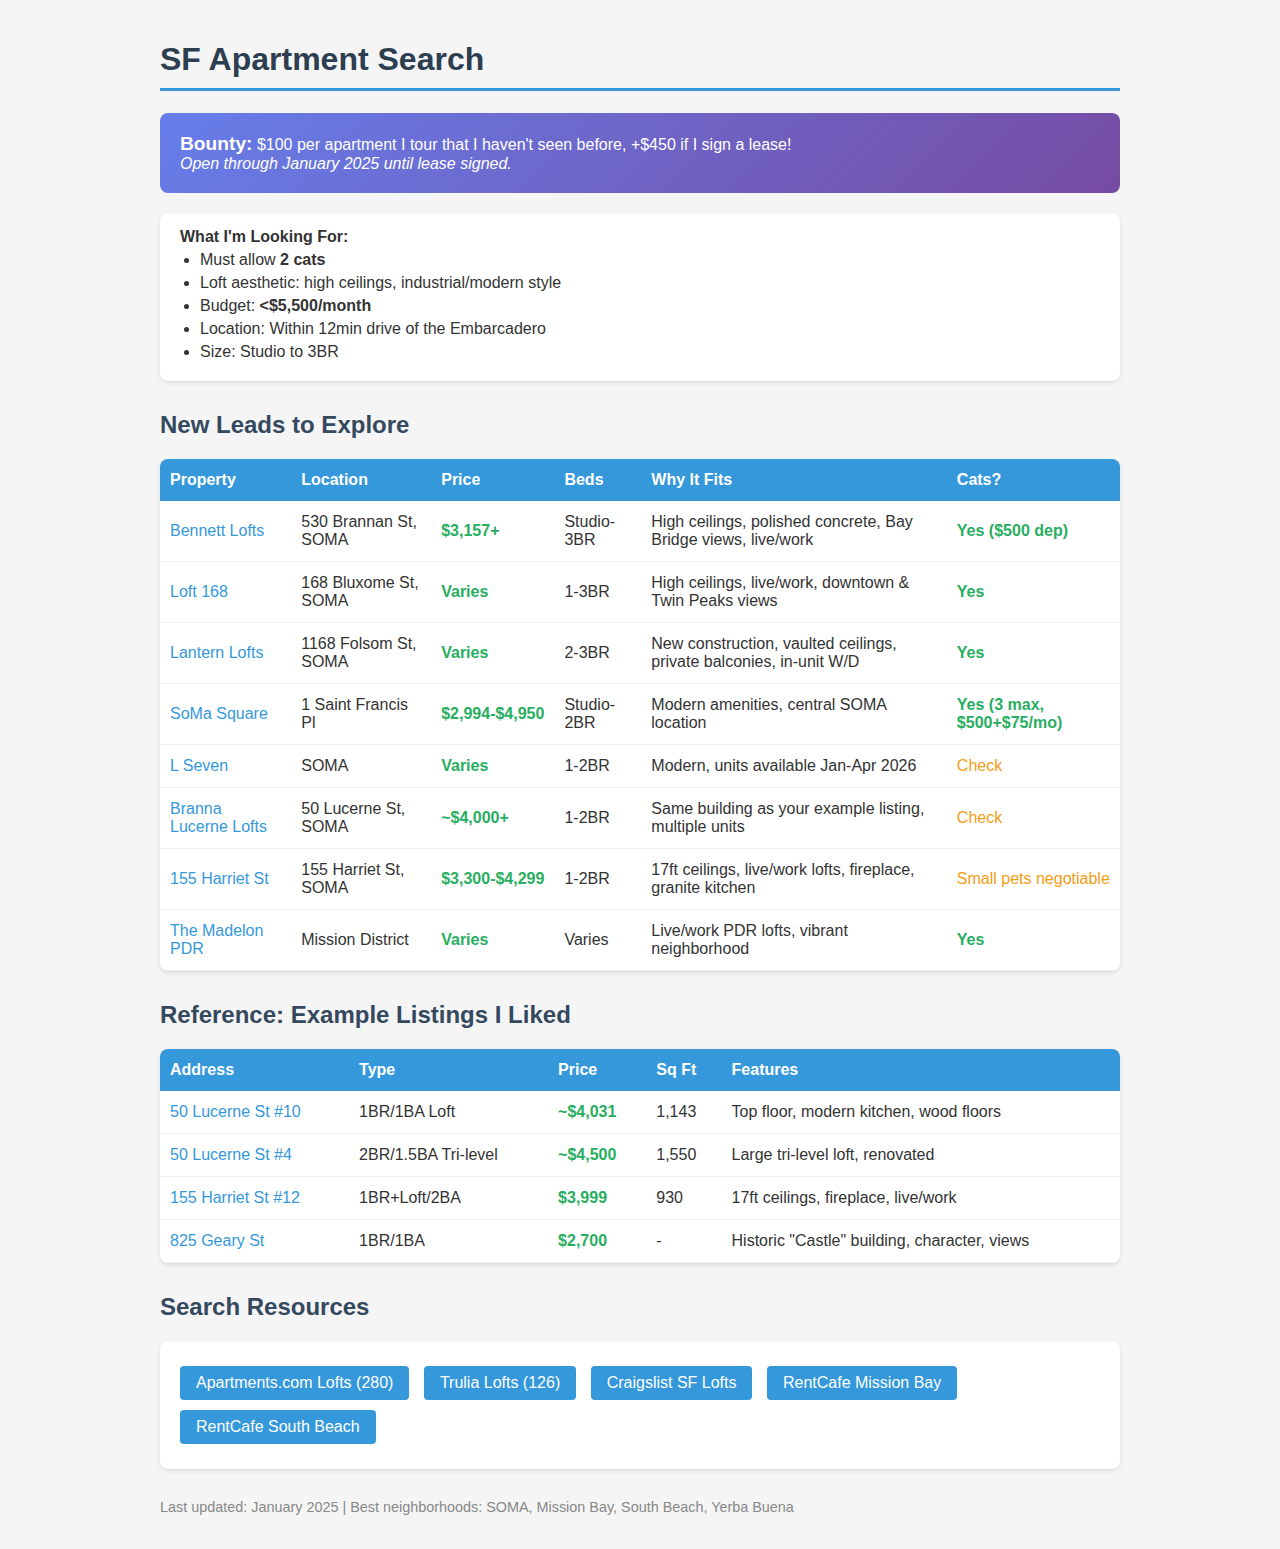
<file: index.html>
<!DOCTYPE html>
<html lang="en">
<head>
    <meta charset="UTF-8">
    <meta name="viewport" content="width=device-width, initial-scale=1.0">
    <title>SF Apartment Search - January 2025</title>
    <style>
        * { box-sizing: border-box; }
        body {
            font-family: -apple-system, BlinkMacSystemFont, 'Segoe UI', Roboto, sans-serif;
            max-width: 1000px;
            margin: 0 auto;
            padding: 20px;
            background: #f5f5f5;
            color: #333;
        }
        h1 { color: #2c3e50; border-bottom: 3px solid #3498db; padding-bottom: 10px; }
        h2 { color: #34495e; margin-top: 30px; }
        .criteria {
            background: #fff;
            padding: 15px 20px;
            border-radius: 8px;
            margin-bottom: 20px;
            box-shadow: 0 2px 4px rgba(0,0,0,0.1);
        }
        .criteria ul { margin: 0; padding-left: 20px; }
        .criteria li { margin: 5px 0; }
        table {
            width: 100%;
            border-collapse: collapse;
            background: #fff;
            border-radius: 8px;
            overflow: hidden;
            box-shadow: 0 2px 4px rgba(0,0,0,0.1);
            margin-bottom: 20px;
        }
        th {
            background: #3498db;
            color: white;
            padding: 12px 10px;
            text-align: left;
        }
        td {
            padding: 12px 10px;
            border-bottom: 1px solid #eee;
        }
        tr:hover { background: #f8f9fa; }
        a { color: #3498db; text-decoration: none; }
        a:hover { text-decoration: underline; }
        .price { font-weight: bold; color: #27ae60; }
        .cats-yes { color: #27ae60; font-weight: bold; }
        .cats-maybe { color: #f39c12; }
        .resources {
            background: #fff;
            padding: 20px;
            border-radius: 8px;
            box-shadow: 0 2px 4px rgba(0,0,0,0.1);
        }
        .resources a {
            display: inline-block;
            margin: 5px 10px 5px 0;
            padding: 8px 16px;
            background: #3498db;
            color: white;
            border-radius: 4px;
        }
        .resources a:hover { background: #2980b9; text-decoration: none; }
        .bounty {
            background: linear-gradient(135deg, #667eea 0%, #764ba2 100%);
            color: white;
            padding: 20px;
            border-radius: 8px;
            margin-bottom: 20px;
        }
        .bounty strong { font-size: 1.2em; }
    </style>
</head>
<body>
    <h1>SF Apartment Search</h1>

    <div class="bounty">
        <strong>Bounty:</strong> $100 per apartment I tour that I haven't seen before, +$450 if I sign a lease!<br>
        <em>Open through January 2025 until lease signed.</em>
    </div>

    <div class="criteria">
        <strong>What I'm Looking For:</strong>
        <ul>
            <li>Must allow <strong>2 cats</strong></li>
            <li>Loft aesthetic: high ceilings, industrial/modern style</li>
            <li>Budget: <strong>&lt;$5,500/month</strong></li>
            <li>Location: Within 12min drive of the Embarcadero</li>
            <li>Size: Studio to 3BR</li>
        </ul>
    </div>

    <h2>New Leads to Explore</h2>
    <table>
        <tr>
            <th>Property</th>
            <th>Location</th>
            <th>Price</th>
            <th>Beds</th>
            <th>Why It Fits</th>
            <th>Cats?</th>
        </tr>
        <tr>
            <td><a href="https://www.essexapartmenthomes.com/apartments/san-francisco/bennett-lofts" target="_blank">Bennett Lofts</a></td>
            <td>530 Brannan St, SOMA</td>
            <td class="price">$3,157+</td>
            <td>Studio-3BR</td>
            <td>High ceilings, polished concrete, Bay Bridge views, live/work</td>
            <td class="cats-yes">Yes ($500 dep)</td>
        </tr>
        <tr>
            <td><a href="https://www.zillow.com/apartments/san-francisco-ca/loft-168/CjjCZ6/" target="_blank">Loft 168</a></td>
            <td>168 Bluxome St, SOMA</td>
            <td class="price">Varies</td>
            <td>1-3BR</td>
            <td>High ceilings, live/work, downtown & Twin Peaks views</td>
            <td class="cats-yes">Yes</td>
        </tr>
        <tr>
            <td><a href="https://www.lanternlofts.com/" target="_blank">Lantern Lofts</a></td>
            <td>1168 Folsom St, SOMA</td>
            <td class="price">Varies</td>
            <td>2-3BR</td>
            <td>New construction, vaulted ceilings, private balconies, in-unit W/D</td>
            <td class="cats-yes">Yes</td>
        </tr>
        <tr>
            <td><a href="https://www.zillow.com/apartments/san-francisco-ca/soma-square/5Xj2Yr/" target="_blank">SoMa Square</a></td>
            <td>1 Saint Francis Pl</td>
            <td class="price">$2,994-$4,950</td>
            <td>Studio-2BR</td>
            <td>Modern amenities, central SOMA location</td>
            <td class="cats-yes">Yes (3 max, $500+$75/mo)</td>
        </tr>
        <tr>
            <td><a href="https://www.lsevensf.com/floorplans" target="_blank">L Seven</a></td>
            <td>SOMA</td>
            <td class="price">Varies</td>
            <td>1-2BR</td>
            <td>Modern, units available Jan-Apr 2026</td>
            <td class="cats-maybe">Check</td>
        </tr>
        <tr>
            <td><a href="https://www.apartments.com/branna-lucerne-lofts-san-francisco-ca/y4wwfbs/" target="_blank">Branna Lucerne Lofts</a></td>
            <td>50 Lucerne St, SOMA</td>
            <td class="price">~$4,000+</td>
            <td>1-2BR</td>
            <td>Same building as your example listing, multiple units</td>
            <td class="cats-maybe">Check</td>
        </tr>
        <tr>
            <td><a href="https://www.apartments.com/155-harriet-st-san-francisco-ca/7bgbkny/" target="_blank">155 Harriet St</a></td>
            <td>155 Harriet St, SOMA</td>
            <td class="price">$3,300-$4,299</td>
            <td>1-2BR</td>
            <td>17ft ceilings, live/work lofts, fireplace, granite kitchen</td>
            <td class="cats-maybe">Small pets negotiable</td>
        </tr>
        <tr>
            <td><a href="https://themadelon.com/p/pdr/" target="_blank">The Madelon PDR</a></td>
            <td>Mission District</td>
            <td class="price">Varies</td>
            <td>Varies</td>
            <td>Live/work PDR lofts, vibrant neighborhood</td>
            <td class="cats-yes">Yes</td>
        </tr>
    </table>

    <h2>Reference: Example Listings I Liked</h2>
    <table>
        <tr>
            <th>Address</th>
            <th>Type</th>
            <th>Price</th>
            <th>Sq Ft</th>
            <th>Features</th>
        </tr>
        <tr>
            <td><a href="https://www.zillow.com/homedetails/50-Lucerne-St-APT-10-San-Francisco-CA-94103/15148781_zpid/" target="_blank">50 Lucerne St #10</a></td>
            <td>1BR/1BA Loft</td>
            <td class="price">~$4,031</td>
            <td>1,143</td>
            <td>Top floor, modern kitchen, wood floors</td>
        </tr>
        <tr>
            <td><a href="https://www.zillow.com/b/50-lucerne-st-san-francisco-ca-5YSvcx/" target="_blank">50 Lucerne St #4</a></td>
            <td>2BR/1.5BA Tri-level</td>
            <td class="price">~$4,500</td>
            <td>1,550</td>
            <td>Large tri-level loft, renovated</td>
        </tr>
        <tr>
            <td><a href="https://www.apartments.com/155-harriet-st-san-francisco-ca-unit-12/l4kxv8f/" target="_blank">155 Harriet St #12</a></td>
            <td>1BR+Loft/2BA</td>
            <td class="price">$3,999</td>
            <td>930</td>
            <td>17ft ceilings, fireplace, live/work</td>
        </tr>
        <tr>
            <td><a href="https://www.zillow.com/apartments/san-francisco-ca/825-geary/CkCMT7/" target="_blank">825 Geary St</a></td>
            <td>1BR/1BA</td>
            <td class="price">$2,700</td>
            <td>-</td>
            <td>Historic "Castle" building, character, views</td>
        </tr>
    </table>

    <h2>Search Resources</h2>
    <div class="resources">
        <a href="https://www.apartments.com/san-francisco-ca/lofts/" target="_blank">Apartments.com Lofts (280)</a>
        <a href="https://www.trulia.com/for_rent/San_Francisco,CA/loft/" target="_blank">Trulia Lofts (126)</a>
        <a href="https://sfbay.craigslist.org/search/sfc/apa?query=loft" target="_blank">Craigslist SF Lofts</a>
        <a href="https://www.rentcafe.com/apartments-for-rent/us/ca/san-francisco-county/san-francisco/mission-bay/" target="_blank">RentCafe Mission Bay</a>
        <a href="https://www.rentcafe.com/apartments-for-rent/us/ca/san-francisco-county/san-francisco/south-beach/" target="_blank">RentCafe South Beach</a>
    </div>

    <p style="margin-top: 30px; color: #888; font-size: 0.9em;">
        Last updated: January 2025 | Best neighborhoods: SOMA, Mission Bay, South Beach, Yerba Buena
    </p>
</body>
</html>
</file>
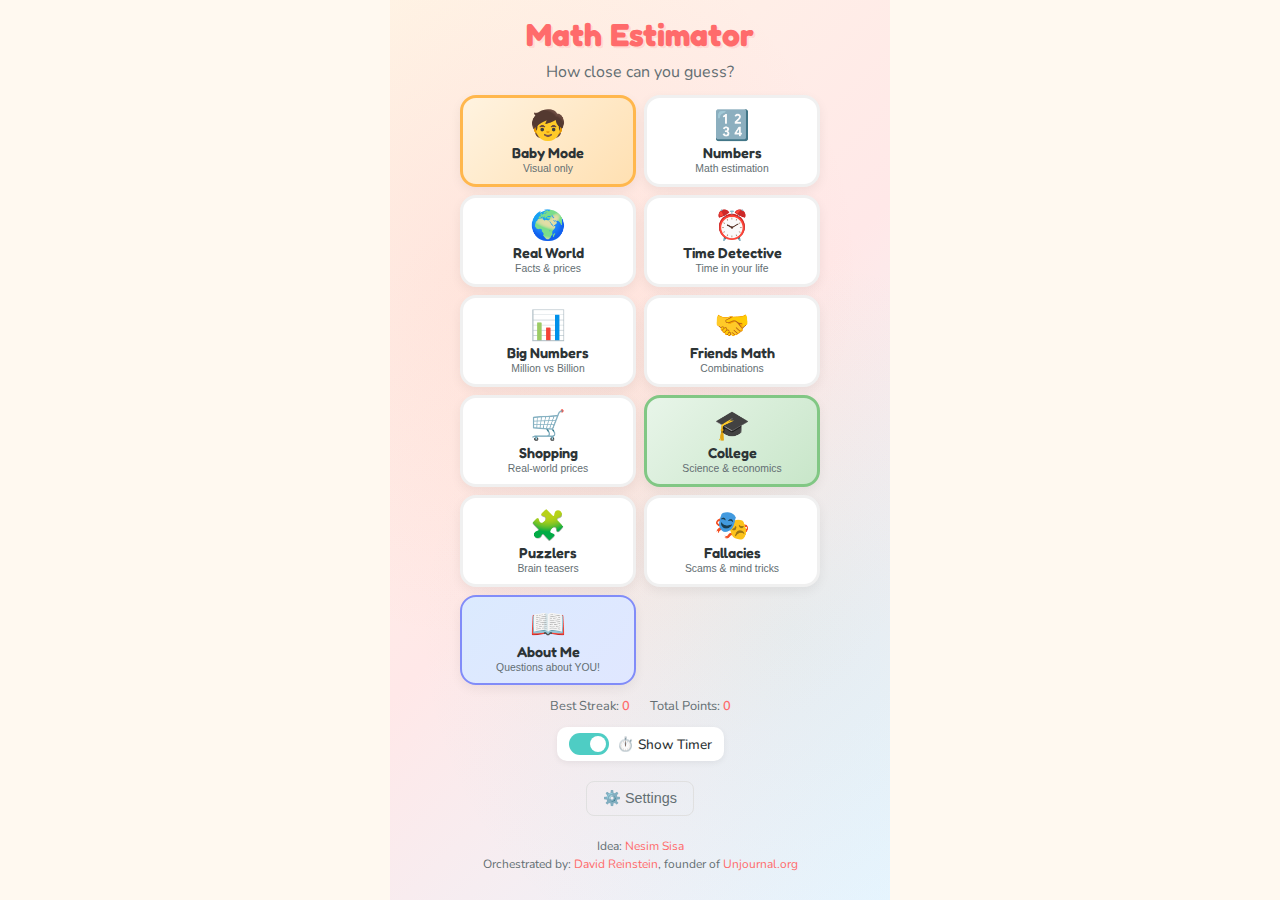
<file: math_games_kids/index.html>
<!DOCTYPE html>
<html lang="en">
<head>
    <meta charset="UTF-8">
    <meta name="viewport" content="width=device-width, initial-scale=1.0, user-scalable=no">
    <meta name="theme-color" content="#FF6B6B">
    <meta name="description" content="A fun math estimation game for kids to practice multiplication, division, fractions, and decimals">
    <title>Math Estimator</title>
    <link rel="manifest" href="manifest.json">
    <link rel="apple-touch-icon" href="icons/icon-192.png">
    <link rel="preconnect" href="https://fonts.googleapis.com">
    <link rel="preconnect" href="https://fonts.gstatic.com" crossorigin>
    <link href="https://fonts.googleapis.com/css2?family=Fredoka:wght@400;500;600;700&family=Nunito:wght@400;600;700&display=swap" rel="stylesheet">
    <link rel="stylesheet" href="styles.css">
</head>
<body>
    <div id="app">
        <!-- Mode Select Screen (Stage 1) -->
        <div id="mode-screen" class="screen active">
            <h1>Math Estimator</h1>
            <p class="subtitle">How close can you guess?</p>

            <div class="mode-cards">
                <button class="mode-card" data-mode="baby">
                    <span class="mode-card-icon">🧒</span>
                    <span class="mode-card-name">Baby Mode</span>
                    <span class="mode-card-desc">Visual only</span>
                </button>
                <button class="mode-card" data-mode="numbers">
                    <span class="mode-card-icon">🔢</span>
                    <span class="mode-card-name">Numbers</span>
                    <span class="mode-card-desc">Math estimation</span>
                </button>
                <button class="mode-card" data-mode="realworld">
                    <span class="mode-card-icon">🌍</span>
                    <span class="mode-card-name">Real World</span>
                    <span class="mode-card-desc">Facts & prices</span>
                </button>
                <button class="mode-card" data-mode="time">
                    <span class="mode-card-icon">⏰</span>
                    <span class="mode-card-name">Time Detective</span>
                    <span class="mode-card-desc">Time in your life</span>
                </button>
                <button class="mode-card" data-mode="magnitude">
                    <span class="mode-card-icon">📊</span>
                    <span class="mode-card-name">Big Numbers</span>
                    <span class="mode-card-desc">Million vs Billion</span>
                </button>
                <button class="mode-card" data-mode="friends">
                    <span class="mode-card-icon">🤝</span>
                    <span class="mode-card-name">Friends Math</span>
                    <span class="mode-card-desc">Combinations</span>
                </button>
                <button class="mode-card" data-mode="shopping">
                    <span class="mode-card-icon">🛒</span>
                    <span class="mode-card-name">Shopping</span>
                    <span class="mode-card-desc">Real-world prices</span>
                </button>
                <button class="mode-card" data-mode="college">
                    <span class="mode-card-icon">🎓</span>
                    <span class="mode-card-name">College</span>
                    <span class="mode-card-desc">Science & economics</span>
                </button>
                <button class="mode-card" data-mode="puzzlers">
                    <span class="mode-card-icon">🧩</span>
                    <span class="mode-card-name">Puzzlers</span>
                    <span class="mode-card-desc">Brain teasers</span>
                </button>
                <button class="mode-card" data-mode="fallacies">
                    <span class="mode-card-icon">🎭</span>
                    <span class="mode-card-name">Fallacies</span>
                    <span class="mode-card-desc">Scams & mind tricks</span>
                </button>
                <button class="mode-card aboutme-card" data-mode="aboutme">
                    <span class="mode-card-icon">📖</span>
                    <span class="mode-card-name">About Me</span>
                    <span class="mode-card-desc">Questions about YOU!</span>
                </button>
            </div>

            <div class="stats-preview">
                <p>Best Streak: <span id="best-streak-display">0</span></p>
                <p>Total Points: <span id="total-points-display">0</span></p>
            </div>

            <div class="timer-toggle">
                <label class="toggle-switch">
                    <input type="checkbox" id="timer-toggle" checked>
                    <span class="toggle-slider"></span>
                </label>
                <span class="toggle-label">⏱️ Show Timer</span>
            </div>

            <button id="settings-toggle" class="settings-toggle">⚙️ Settings</button>

            <div id="settings-panel" class="settings-panel hidden">
                <div class="setting-row">
                    <span class="setting-label">🔊 Sounds</span>
                    <label class="toggle-switch">
                        <input type="checkbox" id="sound-toggle">
                        <span class="toggle-slider"></span>
                    </label>
                </div>
            </div>

            <div class="credits">
                <p>Idea: <a href="https://www.linkedin.com/in/nesimsisa" target="_blank">Nesim Sisa</a></p>
                <p>Orchestrated by: <a href="https://www.davidreinstein.org/" target="_blank">David Reinstein</a>, founder of <a href="https://unjournal.org" target="_blank">Unjournal.org</a></p>
            </div>
        </div>

        <!-- Level Select Screen (Stage 2) -->
        <div id="level-screen" class="screen">
            <header class="level-header">
                <button id="back-to-mode-btn" class="icon-btn" aria-label="Back">←</button>
                <h2 id="level-screen-title">Choose Difficulty</h2>
            </header>

            <!-- Numbers Mode Levels -->
            <div id="numbers-levels" class="level-select hidden">
                <button class="level-btn" data-level="easy">
                    <span class="level-icon">🌱</span>
                    <span class="level-name">Easy</span>
                    <span class="level-desc">Getting started</span>
                </button>
                <button class="level-btn" data-level="medium">
                    <span class="level-icon">🌿</span>
                    <span class="level-name">Medium</span>
                    <span class="level-desc">Building skills</span>
                </button>
                <button class="level-btn" data-level="hard">
                    <span class="level-icon">🌳</span>
                    <span class="level-name">Hard</span>
                    <span class="level-desc">Challenge mode</span>
                </button>
            </div>

            <!-- Shopping Mode Levels -->
            <div id="shopping-levels" class="level-select hidden">
                <button class="level-btn shopping-btn" data-level="deals">
                    <span class="level-icon">🧮</span>
                    <span class="level-name">Price Per Ounce</span>
                    <span class="level-desc">Calculate unit price</span>
                </button>
                <button class="level-btn shopping-btn" data-level="basket">
                    <span class="level-icon">🧺</span>
                    <span class="level-name">Basket Total</span>
                    <span class="level-desc">Estimate totals</span>
                </button>
                <button class="level-btn shopping-btn" data-level="tips">
                    <span class="level-icon">💵</span>
                    <span class="level-name">Tips & Discounts</span>
                    <span class="level-desc">Calculate savings</span>
                </button>
                <button class="level-btn shopping-btn" data-level="quick">
                    <span class="level-icon">⚡</span>
                    <span class="level-name">Quick Totals</span>
                    <span class="level-desc">Speed round</span>
                </button>
            </div>

            <!-- College Mode Levels -->
            <div id="college-levels" class="level-select hidden">
                <button class="level-btn college-btn" data-level="sciNotation">
                    <span class="level-icon">🔬</span>
                    <span class="level-name">Scientific Notation</span>
                    <span class="level-desc">Powers of 10</span>
                </button>
                <button class="level-btn college-btn" data-level="economics">
                    <span class="level-icon">📊</span>
                    <span class="level-name">Economics & Scale</span>
                    <span class="level-desc">GDP, populations</span>
                </button>
                <button class="level-btn college-btn" data-level="fermi">
                    <span class="level-icon">🤔</span>
                    <span class="level-name">Fermi Estimation</span>
                    <span class="level-desc">Order of magnitude</span>
                </button>
                <button class="level-btn college-btn" data-level="compound">
                    <span class="level-icon">📈</span>
                    <span class="level-name">Growth & Interest</span>
                    <span class="level-desc">Compound growth</span>
                </button>
            </div>

            <!-- Real World Mode Levels -->
            <div id="realworld-levels" class="level-select hidden">
                <button class="level-btn realworld-btn" data-level="realWorldKids">
                    <span class="level-icon">🧒</span>
                    <span class="level-name">Kid Facts</span>
                    <span class="level-desc">Fun facts to guess</span>
                </button>
                <button class="level-btn realworld-btn" data-level="realWorldPrices">
                    <span class="level-icon">💰</span>
                    <span class="level-name">Price Check</span>
                    <span class="level-desc">How much does it cost?</span>
                </button>
                <button class="level-btn realworld-btn" data-level="realWorldAdult">
                    <span class="level-icon">🌍</span>
                    <span class="level-name">World Facts</span>
                    <span class="level-desc">Big world questions</span>
                </button>
            </div>

            <!-- Time Detective Mode Levels -->
            <div id="time-levels" class="level-select hidden">
                <button class="level-btn time-btn" data-level="timeDaily">
                    <span class="level-icon">📅</span>
                    <span class="level-name">Your Day</span>
                    <span class="level-desc">Daily time questions</span>
                </button>
                <button class="level-btn time-btn" data-level="timeLife">
                    <span class="level-icon">🗓️</span>
                    <span class="level-name">Lifetime</span>
                    <span class="level-desc">Big picture time</span>
                </button>
            </div>

            <!-- Magnitude Mode Levels -->
            <div id="magnitude-levels" class="level-select hidden">
                <button class="level-btn magnitude-btn" data-level="magnitudeEasy">
                    <span class="level-icon">🔢</span>
                    <span class="level-name">Big vs Bigger</span>
                    <span class="level-desc">Compare numbers</span>
                </button>
                <button class="level-btn magnitude-btn" data-level="magnitudeHard">
                    <span class="level-icon">🤯</span>
                    <span class="level-name">Million vs Billion</span>
                    <span class="level-desc">Mind-bending scale</span>
                </button>
            </div>

            <!-- Friends Mode (single level) -->
            <div id="friends-levels" class="level-select hidden">
                <button class="level-btn friends-btn" data-level="friendsMode">
                    <span class="level-icon">🤝</span>
                    <span class="level-name">Handshakes & Hugs</span>
                    <span class="level-desc">How many combinations?</span>
                </button>
            </div>

            <!-- Puzzlers Mode Levels -->
            <div id="puzzlers-levels" class="level-select hidden">
                <button class="level-btn puzzlers-btn" data-level="puzzlersSequences">
                    <span class="level-icon">🔢</span>
                    <span class="level-name">Sequences</span>
                    <span class="level-desc">Triangular, Fibonacci</span>
                </button>
                <button class="level-btn puzzlers-btn" data-level="puzzlersPaths">
                    <span class="level-icon">🗺️</span>
                    <span class="level-name">Grid Paths</span>
                    <span class="level-desc">Count the routes</span>
                </button>
                <button class="level-btn puzzlers-btn" data-level="puzzlersClassic">
                    <span class="level-icon">🧠</span>
                    <span class="level-name">Classic Puzzles</span>
                    <span class="level-desc">Tower of Hanoi & more</span>
                </button>
                <button class="level-btn puzzlers-btn" data-level="puzzlersProbability">
                    <span class="level-icon">🎲</span>
                    <span class="level-name">Probability</span>
                    <span class="level-desc">Birthday paradox & more</span>
                </button>
            </div>

            <!-- Fallacies Mode Levels -->
            <div id="fallacies-levels" class="level-select hidden">
                <button class="level-btn fallacies-btn" data-level="fallaciesProbability">
                    <span class="level-icon">🎲</span>
                    <span class="level-name">Probability Traps</span>
                    <span class="level-desc">Gambler's fallacy & more</span>
                </button>
                <button class="level-btn fallacies-btn" data-level="fallaciesFinancial">
                    <span class="level-icon">💸</span>
                    <span class="level-name">Financial Tricks</span>
                    <span class="level-desc">MLM, fake discounts</span>
                </button>
                <button class="level-btn fallacies-btn" data-level="fallaciesStatistics">
                    <span class="level-icon">📊</span>
                    <span class="level-name">Statistics Lies</span>
                    <span class="level-desc">How numbers deceive</span>
                </button>
            </div>
        </div>

        <!-- About Me Setup Screen -->
        <div id="aboutme-setup-screen" class="screen">
            <header class="level-header">
                <button id="aboutme-back-btn" class="icon-btn" aria-label="Back">←</button>
                <h2>Tell Me About You! 📖</h2>
            </header>

            <div class="aboutme-form">
                <div class="form-group">
                    <label>Your Age</label>
                    <input type="number" id="aboutme-age" min="3" max="18" placeholder="8">
                </div>
                <div class="form-group">
                    <label>Brothers & Sisters</label>
                    <input type="number" id="aboutme-siblings" min="0" max="20" placeholder="2">
                </div>
                <div class="form-group">
                    <label>Pets at Home</label>
                    <input type="number" id="aboutme-pets" min="0" max="20" placeholder="1">
                </div>
                <div class="form-group">
                    <label>Rooms in Your House</label>
                    <input type="number" id="aboutme-rooms" min="1" max="50" placeholder="6">
                </div>
                <div class="form-group">
                    <label>People Living at Home</label>
                    <input type="number" id="aboutme-family" min="1" max="20" placeholder="4">
                </div>
                <div class="form-group">
                    <label>Books You've Read This Year</label>
                    <input type="number" id="aboutme-books" min="0" max="200" placeholder="10">
                </div>
                <div class="form-group">
                    <label>Favorite Number (1-100)</label>
                    <input type="number" id="aboutme-favnum" min="1" max="100" placeholder="7">
                </div>
            </div>

            <button id="aboutme-start-btn" class="primary-btn">Let's Play! 🎮</button>
        </div>

        <!-- Baby Mode Game Screen -->
        <div id="baby-screen" class="screen">
            <header class="game-header">
                <button id="baby-back-btn" class="icon-btn" aria-label="Back">←</button>
                <div class="baby-stars" id="baby-stars">⭐⭐⭐</div>
            </header>

            <main class="baby-main">
                <div id="baby-problem" class="baby-problem">
                    <!-- Visual problem will be rendered here -->
                </div>

                <div id="baby-choices" class="baby-choices">
                    <!-- Large tap buttons will be rendered here -->
                </div>

                <div id="baby-feedback" class="baby-feedback hidden">
                    <span class="baby-feedback-emoji">🎉</span>
                    <span class="baby-feedback-text">Great job!</span>
                </div>
            </main>
        </div>

        <!-- Game Screen -->
        <div id="game-screen" class="screen">
            <header class="game-header">
                <button id="back-btn" class="icon-btn" aria-label="Back to menu">←</button>
                <div id="timer-display" class="timer-display">
                    <span id="timer-icon">⏱️</span>
                    <span id="timer-value">0.0s</span>
                </div>
                <div class="score-display">
                    <span id="current-score">0</span> pts
                </div>
                <div class="streak-display">
                    <span id="streak-icon">🔥</span>
                    <span id="current-streak">0</span>
                </div>
            </header>

            <main class="game-main">
                <div class="problem-container">
                    <div id="problem-type" class="problem-type">Multiplication</div>
                    <div id="problem" class="problem">12 × 8 ≈ ?</div>
                    <div id="problem-visual" class="problem-visual"></div>
                </div>

                <!-- Shopping items display (hidden by default) -->
                <div id="shopping-display" class="shopping-display hidden">
                    <div id="shopping-items" class="shopping-items"></div>
                </div>

                <!-- Direct number input for advanced modes -->
                <div id="number-input-container" class="number-input-container hidden">
                    <input type="number" id="number-input" class="number-input" placeholder="Enter guess">
                    <button id="hint-btn" class="hint-btn hidden">💡 Get a Hint</button>
                    <div id="hint-display" class="hint-display hidden"></div>
                </div>

                <div id="number-line-container" class="number-line-container">
                    <div class="number-line-labels">
                        <span id="min-label">0</span>
                        <span id="max-label">100</span>
                    </div>
                    <div class="number-line">
                        <div class="number-line-track">
                            <div id="answer-marker" class="answer-marker hidden"></div>
                            <div id="slider-thumb" class="slider-thumb"></div>
                        </div>
                        <div class="tick-marks">
                            <span class="tick"></span>
                            <span class="tick"></span>
                            <span class="tick"></span>
                            <span class="tick"></span>
                            <span class="tick"></span>
                        </div>
                    </div>
                    <div id="estimate-display" class="estimate-display">
                        Your estimate: <span id="estimate-value">50</span>
                    </div>
                </div>

                <div id="feedback" class="feedback hidden">
                    <div id="feedback-emoji" class="feedback-emoji">🎯</div>
                    <div id="feedback-text" class="feedback-text">Spot on!</div>
                    <div id="feedback-details" class="feedback-details">
                        Answer: <span id="actual-answer">96</span> |
                        You guessed: <span id="your-guess">95</span> |
                        Points: <span id="points-earned">+100</span>
                    </div>
                    <div id="feedback-explanation" class="feedback-explanation hidden"></div>
                    <div id="time-info" class="time-info hidden"></div>
                    <div id="credits-reminder" class="credits-reminder hidden">
                        <a href="https://www.linkedin.com/in/nesimsisa" target="_blank">Nesim Sisa</a> ✦
                        <a href="https://www.davidreinstein.org/" target="_blank">David Reinstein</a>
                    </div>
                </div>
            </main>

            <footer class="game-footer">
                <button id="submit-btn" class="primary-btn">Check My Estimate</button>
                <button id="next-btn" class="primary-btn hidden">Next Problem</button>
            </footer>
        </div>

        <!-- Confetti celebration overlay -->
        <div id="confetti-container" class="confetti-container hidden"></div>

        <!-- Achievement toast -->
        <div id="achievement-toast" class="achievement-toast hidden">
            <span class="achievement-icon">🏆</span>
            <span class="achievement-text"></span>
        </div>
    </div>

    <script src="game.js"></script>
</body>
</html>
</file>
<file: math_games_kids/styles.css>
/* Math Estimator - Kid-Friendly Styles */

* {
    box-sizing: border-box;
    margin: 0;
    padding: 0;
}

:root {
    /* Warm, playful palette - less "vibe code", more kid-friendly */
    --primary: #FF6B6B;          /* Coral red - warm and inviting */
    --primary-dark: #ee5a5a;
    --primary-light: #ff8a8a;
    --secondary: #4ECDC4;        /* Teal - complementary pop */
    --accent: #FFE66D;           /* Sunny yellow */
    --danger: #FF6B6B;
    --purple: #A66CFF;           /* Fun purple accent */
    --background: #FFF9F0;       /* Warm cream background */
    --surface: #ffffff;
    --text: #2D3436;             /* Soft black */
    --text-light: #636E72;
    --border: #E0E0E0;
    --bullseye: #00B894;         /* Mint green - success */
    --close: #0984E3;            /* Ocean blue */
    --neighborhood: #FDCB6E;     /* Golden yellow */
    --far: #E17055;              /* Terracotta */
}

html, body {
    height: 100%;
    font-family: 'Nunito', -apple-system, BlinkMacSystemFont, 'Segoe UI', sans-serif;
    background: var(--background);
    color: var(--text);
    overflow: hidden;
    -webkit-tap-highlight-color: transparent;
    user-select: none;
}

#app {
    height: 100%;
    max-width: 500px;
    margin: 0 auto;
}

/* Screens */
.screen {
    display: none;
    height: 100%;
    flex-direction: column;
    padding: 20px;
}

.screen.active {
    display: flex;
}

/* General hidden class */
.hidden {
    display: none !important;
}

/* ============ START SCREEN ============ */
#start-screen {
    justify-content: center;
    align-items: center;
    text-align: center;
    gap: 30px;
    background: linear-gradient(135deg, #FFF5E6 0%, #FFE8E8 50%, #E8F5FF 100%);
}

#start-screen h1 {
    font-family: 'Fredoka', sans-serif;
    font-size: 2.5rem;
    font-weight: 700;
    color: var(--primary);
    text-shadow: 3px 3px 0 rgba(255, 107, 107, 0.2);
}

.subtitle {
    font-size: 1.2rem;
    color: var(--text-light);
    margin-top: -20px;
}

.level-select {
    display: flex;
    flex-direction: column;
    gap: 12px;
    width: 100%;
    max-width: 300px;
}

.level-select h2 {
    font-size: 1rem;
    color: var(--text-light);
    margin-bottom: 8px;
}

.level-btn {
    display: flex;
    align-items: center;
    gap: 12px;
    padding: 16px 20px;
    background: var(--surface);
    border: 2px solid transparent;
    border-radius: 16px;
    cursor: pointer;
    transition: all 0.2s ease;
    box-shadow: 0 2px 8px rgba(0, 0, 0, 0.08);
}

.level-btn:hover {
    border-color: var(--primary);
    transform: translateY(-2px);
    box-shadow: 0 4px 12px rgba(255, 107, 107, 0.2);
}

.level-btn:active {
    transform: translateY(0);
}

.level-icon {
    font-size: 1.8rem;
}

.level-name {
    font-size: 1.2rem;
    font-weight: 600;
    color: var(--text);
}

.level-desc {
    font-size: 0.85rem;
    color: var(--text-light);
    margin-left: auto;
}

.stats-preview {
    display: flex;
    gap: 20px;
    color: var(--text-light);
    font-size: 0.8rem;
}

.stats-preview span {
    font-weight: 600;
    color: var(--primary);
}

/* Timer toggle on mode screen */
.timer-toggle {
    display: flex;
    align-items: center;
    justify-content: center;
    gap: 8px;
    padding: 6px 12px;
    background: var(--surface);
    border-radius: 10px;
    box-shadow: 0 2px 6px rgba(0, 0, 0, 0.06);
}

.toggle-switch {
    position: relative;
    width: 40px;
    height: 22px;
}

.toggle-switch input {
    opacity: 0;
    width: 0;
    height: 0;
}

.toggle-slider {
    position: absolute;
    cursor: pointer;
    top: 0;
    left: 0;
    right: 0;
    bottom: 0;
    background: #cbd5e1;
    border-radius: 22px;
    transition: 0.3s;
}

.toggle-slider:before {
    position: absolute;
    content: "";
    height: 16px;
    width: 16px;
    left: 3px;
    bottom: 3px;
    background: white;
    border-radius: 50%;
    transition: 0.3s;
}

.toggle-switch input:checked + .toggle-slider {
    background: var(--secondary);
}

.toggle-switch input:checked + .toggle-slider:before {
    transform: translateX(18px);
}

.toggle-label {
    font-size: 0.85rem;
    color: var(--text);
    font-weight: 500;
}

/* Timer display in game header */
.timer-display {
    display: flex;
    align-items: center;
    gap: 4px;
    font-size: 1rem;
    font-weight: 600;
    color: var(--text);
    padding: 4px 8px;
    background: var(--surface);
    border-radius: 8px;
    box-shadow: 0 2px 4px rgba(0, 0, 0, 0.06);
}

.timer-display.hidden {
    display: none;
}

#timer-icon {
    font-size: 1.1rem;
}

#timer-value {
    font-family: 'Courier New', monospace;
    min-width: 48px;
    color: var(--primary);
}

/* Settings Toggle & Panel */
.settings-toggle {
    display: flex;
    align-items: center;
    justify-content: center;
    gap: 6px;
    padding: 8px 16px;
    margin-top: 8px;
    background: transparent;
    border: 1px solid var(--border);
    border-radius: 8px;
    color: var(--text-light);
    font-size: 0.9rem;
    cursor: pointer;
    transition: all 0.2s ease;
}

.settings-toggle:hover {
    background: var(--surface);
    color: var(--text);
}

.settings-panel {
    margin-top: 12px;
    padding: 16px;
    background: var(--surface);
    border-radius: 12px;
    box-shadow: 0 2px 8px rgba(0, 0, 0, 0.08);
    animation: slideDown 0.2s ease;
}

.settings-panel.hidden {
    display: none;
}

@keyframes slideDown {
    from {
        opacity: 0;
        transform: translateY(-10px);
    }
    to {
        opacity: 1;
        transform: translateY(0);
    }
}

.setting-row {
    display: flex;
    align-items: center;
    justify-content: space-between;
    padding: 8px 0;
}

.setting-row + .setting-row {
    border-top: 1px solid var(--border);
    margin-top: 8px;
    padding-top: 16px;
}

.setting-label {
    font-size: 0.95rem;
    color: var(--text);
}

.setting-select {
    padding: 8px 12px;
    border: 1px solid var(--border);
    border-radius: 8px;
    background: white;
    font-size: 0.9rem;
    color: var(--text);
    cursor: pointer;
}

.setting-select:focus {
    outline: none;
    border-color: var(--primary);
}

.credits {
    margin-top: 8px;
    font-size: 0.75rem;
    color: var(--text-light);
    text-align: center;
}

.credits p {
    margin: 2px 0;
}

.credits a {
    color: var(--primary);
    text-decoration: none;
}

.credits a:hover {
    text-decoration: underline;
}

/* ============ GAME SCREEN ============ */
#game-screen {
    gap: 8px;
    background: var(--background);
    overflow: hidden;
}

.game-header {
    display: flex;
    justify-content: space-between;
    align-items: center;
    padding: 8px 0;
}

.icon-btn {
    width: 44px;
    height: 44px;
    display: flex;
    align-items: center;
    justify-content: center;
    background: var(--surface);
    border: none;
    border-radius: 12px;
    font-size: 1.4rem;
    cursor: pointer;
    transition: all 0.2s;
    box-shadow: 0 2px 4px rgba(0, 0, 0, 0.08);
}

.icon-btn:hover {
    background: #f1f5f9;
}

.score-display {
    font-size: 1.2rem;
    font-weight: 700;
    color: var(--primary);
}

.streak-display {
    display: flex;
    align-items: center;
    gap: 4px;
    font-size: 1.1rem;
    font-weight: 600;
}

#streak-icon {
    font-size: 1.3rem;
}

#streak-icon.fire {
    animation: pulse 0.5s ease infinite;
}

@keyframes pulse {
    0%, 100% { transform: scale(1); }
    50% { transform: scale(1.2); }
}

/* Problem Display */
.game-main {
    flex: 1;
    display: flex;
    flex-direction: column;
    justify-content: flex-start;
    gap: 12px;
    overflow-y: auto;
    padding-bottom: 10px;
}

.problem-container {
    text-align: center;
    padding: 16px;
    background: var(--surface);
    border-radius: 16px;
    box-shadow: 0 4px 16px rgba(0, 0, 0, 0.08);
}

.problem-type {
    font-size: 0.85rem;
    color: var(--text-light);
    text-transform: uppercase;
    letter-spacing: 1px;
    margin-bottom: 8px;
}

.problem {
    font-family: 'Fredoka', sans-serif;
    font-size: 2rem;
    font-weight: 600;
    color: var(--text);
}

.problem-visual {
    font-size: 1.2rem;
    line-height: 1.4;
    margin-top: 12px;
    padding: 8px 12px;
    background: linear-gradient(135deg, #f0f9ff 0%, #e0f2fe 100%);
    border-radius: 12px;
    white-space: pre-wrap;
    letter-spacing: 2px;
}

.problem-visual:empty {
    display: none;
}

/* Number Line */
.number-line-container {
    padding: 10px 8px;
}

.number-line-labels {
    display: flex;
    justify-content: space-between;
    padding: 0 16px;
    margin-bottom: 8px;
    font-size: 0.9rem;
    color: var(--text-light);
    font-weight: 500;
}

.number-line {
    position: relative;
    padding: 20px 16px;
}

.number-line-track {
    position: relative;
    height: 14px;
    background: linear-gradient(90deg, #FFE0E0, #FFD0B0, #FFF0C0, #D0F0E0, #D0E8FF);
    border-radius: 7px;
    cursor: pointer;
    border: 2px solid rgba(255, 107, 107, 0.2);
}

.slider-thumb {
    position: absolute;
    top: 50%;
    left: 0%; /* Start at 0, JS will set random position */
    transform: translate(-50%, -50%);
    width: 38px;
    height: 38px;
    background: linear-gradient(135deg, var(--primary) 0%, var(--primary-dark) 100%);
    border: 4px solid var(--surface);
    border-radius: 50%;
    box-shadow: 0 3px 12px rgba(255, 107, 107, 0.4);
    cursor: grab;
    transition: box-shadow 0.2s; /* Remove transform transition for snappier feel */
    z-index: 2;
}

.slider-thumb:hover {
    transform: translate(-50%, -50%) scale(1.1);
}

.slider-thumb.active {
    cursor: grabbing;
    transform: translate(-50%, -50%) scale(1.15);
    box-shadow: 0 4px 20px rgba(255, 107, 107, 0.5);
}

.answer-marker {
    position: absolute;
    top: 50%;
    transform: translate(-50%, -50%);
    width: 8px;
    height: 28px;
    background: var(--secondary);
    border-radius: 4px;
    z-index: 1;
    transition: opacity 0.3s;
}

.answer-marker.hidden {
    opacity: 0;
}

.answer-marker::after {
    content: '✓';
    position: absolute;
    top: -24px;
    left: 50%;
    transform: translateX(-50%);
    font-size: 1rem;
    color: var(--secondary);
}

.tick-marks {
    display: flex;
    justify-content: space-between;
    padding: 8px 0;
}

.tick {
    width: 2px;
    height: 8px;
    background: #cbd5e1;
    border-radius: 1px;
}

.estimate-display {
    text-align: center;
    font-size: 1.1rem;
    color: var(--text);
    margin-top: 8px;
}

#estimate-value {
    font-weight: 700;
    color: var(--primary);
    font-size: 1.3rem;
}

/* Feedback */
.feedback {
    text-align: center;
    padding: 20px;
    background: var(--surface);
    border-radius: 16px;
    box-shadow: 0 4px 12px rgba(0, 0, 0, 0.08);
    animation: slideIn 0.3s ease;
}

.feedback.hidden {
    display: none;
}

@keyframes slideIn {
    from {
        opacity: 0;
        transform: translateY(10px);
    }
    to {
        opacity: 1;
        transform: translateY(0);
    }
}

.feedback-emoji {
    font-size: 3rem;
    margin-bottom: 8px;
}

.feedback-text {
    font-family: 'Fredoka', sans-serif;
    font-size: 1.5rem;
    font-weight: 600;
    margin-bottom: 12px;
}

.feedback.bullseye .feedback-text { color: var(--bullseye); }
.feedback.close .feedback-text { color: var(--close); }
.feedback.neighborhood .feedback-text { color: var(--neighborhood); }
.feedback.far .feedback-text { color: var(--far); }

.feedback-details {
    font-size: 0.9rem;
    color: var(--text-light);
}

.feedback-details span {
    font-weight: 600;
    color: var(--text);
}

/* Explanation in feedback - for showing formulas and visual breakdowns */
.feedback-explanation {
    margin-top: 10px;
    padding: 14px;
    background: linear-gradient(135deg, rgba(78, 205, 196, 0.1) 0%, rgba(255, 230, 109, 0.1) 100%);
    border-radius: 12px;
    border: 1px solid rgba(78, 205, 196, 0.2);
    font-size: 1.05rem;
    color: var(--text);
    text-align: left;
    white-space: pre-line;
    line-height: 1.6;
    max-height: 200px;
    overflow-y: auto;
}

.feedback-explanation.hidden {
    display: none;
}

.feedback-explanation a {
    color: var(--primary);
    text-decoration: none;
    font-weight: 500;
    transition: color 0.2s;
}

.feedback-explanation a:hover {
    color: var(--primary-dark, #4f46e5);
    text-decoration: underline;
}

/* Time info in feedback */
.time-info {
    margin-top: 10px;
    font-size: 0.9rem;
    color: var(--primary);
    font-weight: 500;
}

.time-info.hidden {
    display: none;
}

/* Credits reminder in feedback */
.credits-reminder {
    margin-top: 12px;
    padding-top: 10px;
    border-top: 1px solid #e2e8f0;
    font-size: 0.8rem;
    color: var(--text-light);
}

.credits-reminder.hidden {
    display: none;
}

.credits-reminder a {
    color: var(--primary);
    text-decoration: none;
}

.credits-reminder a:hover {
    text-decoration: underline;
}

/* Footer */
.game-footer {
    padding: 8px 0;
    flex-shrink: 0;
}

.primary-btn {
    width: 100%;
    padding: 16px 28px;
    background: linear-gradient(135deg, var(--primary) 0%, var(--primary-dark) 100%);
    color: white;
    border: none;
    border-radius: 16px;
    font-family: 'Fredoka', sans-serif;
    font-size: 1.1rem;
    font-weight: 600;
    cursor: pointer;
    transition: all 0.2s;
    box-shadow: 0 4px 16px rgba(255, 107, 107, 0.35);
}

/* Direct number input (for advanced modes) */
.number-input-container {
    display: flex;
    flex-direction: column;
    align-items: center;
    gap: 12px;
    padding: 16px;
}

.number-input-container.hidden {
    display: none;
}

.number-input {
    width: 100%;
    max-width: 200px;
    padding: 16px 20px;
    font-size: 1.8rem;
    font-weight: 700;
    text-align: center;
    border: 3px solid #e2e8f0;
    border-radius: 16px;
    background: var(--surface);
    color: var(--text);
    transition: border-color 0.2s;
}

.number-input:focus {
    outline: none;
    border-color: var(--primary);
}

.number-input::placeholder {
    color: #cbd5e1;
    font-size: 1.2rem;
}

/* Hint button */
.hint-btn {
    padding: 8px 16px;
    background: #fef3c7;
    border: 2px solid #fcd34d;
    border-radius: 10px;
    font-size: 0.9rem;
    font-weight: 600;
    color: #92400e;
    cursor: pointer;
    transition: all 0.2s;
}

.hint-btn:hover {
    background: #fde68a;
    transform: translateY(-1px);
}

.hint-btn.hidden {
    display: none;
}

.hint-btn:disabled {
    opacity: 0.5;
    cursor: not-allowed;
}

.hint-display {
    text-align: center;
    padding: 10px 16px;
    background: #fef9c3;
    border-radius: 10px;
    font-size: 0.9rem;
    color: #92400e;
    margin-top: 8px;
}

.hint-display.hidden {
    display: none;
}

.primary-btn:hover {
    background: linear-gradient(135deg, var(--primary-light) 0%, var(--primary) 100%);
    transform: translateY(-2px);
    box-shadow: 0 6px 20px rgba(255, 107, 107, 0.45);
}

.primary-btn:active {
    transform: translateY(0);
}

.primary-btn.hidden {
    display: none;
}

/* Responsive */
@media (max-height: 600px) {
    .problem {
        font-size: 1.6rem;
    }

    .problem-container {
        padding: 16px;
    }

    .feedback-emoji {
        font-size: 2rem;
    }

    .game-main {
        gap: 16px;
    }
}

@media (min-width: 500px) {
    #start-screen h1 {
        font-size: 3rem;
    }

    .problem {
        font-size: 2.4rem;
    }
}

/* Small phone screens */
@media (max-width: 380px) {
    .screen {
        padding: 12px;
    }

    #mode-screen {
        gap: 16px;
    }

    #mode-screen h1 {
        font-size: 1.8rem;
    }

    .subtitle {
        font-size: 1rem;
        margin-top: -10px;
    }

    .mode-cards {
        grid-template-columns: repeat(2, 1fr);
        gap: 8px;
        max-width: 100%;
        padding: 0 5px;
    }

    .mode-card {
        padding: 12px 8px;
        border-radius: 12px;
        min-height: 85px;
    }

    .mode-card-icon {
        font-size: 1.8rem;
    }

    .mode-card-name {
        font-size: 0.85rem;
    }

    .mode-card-desc {
        font-size: 0.7rem;
    }

    .stats-preview {
        gap: 16px;
        font-size: 0.8rem;
    }

    .timer-toggle {
        padding: 6px 12px;
        gap: 8px;
    }

    .toggle-label {
        font-size: 0.85rem;
    }

    .credits {
        font-size: 0.8rem;
        margin-top: 12px;
    }

    /* Game screen adjustments */
    .problem-container {
        padding: 12px;
        border-radius: 14px;
    }

    .problem {
        font-size: 1.3rem;
    }

    .problem-visual {
        font-size: 1rem;
        letter-spacing: 1px;
        padding: 6px 8px;
    }

    .problem-type {
        font-size: 0.75rem;
    }

    .number-line-container {
        padding: 10px 4px;
    }

    .number-line-labels {
        font-size: 0.8rem;
        padding: 0 8px;
    }

    .slider-thumb {
        width: 30px;
        height: 30px;
        border-width: 3px;
    }

    .estimate-display {
        font-size: 0.95rem;
    }

    #estimate-value {
        font-size: 1.1rem;
    }

    .feedback {
        padding: 14px;
        border-radius: 12px;
    }

    .feedback-emoji {
        font-size: 2rem;
        margin-bottom: 4px;
    }

    .feedback-text {
        font-size: 1.1rem;
        margin-bottom: 8px;
    }

    .feedback-details {
        font-size: 0.8rem;
    }

    .game-header {
        padding: 4px 0;
    }

    .timer-display {
        font-size: 0.85rem;
        padding: 3px 6px;
    }

    .score-display {
        font-size: 1rem;
    }

    .streak-display {
        font-size: 0.95rem;
    }

    .primary-btn {
        padding: 14px 24px;
        font-size: 1rem;
        border-radius: 12px;
    }

    .game-main {
        gap: 12px;
    }

    /* Shopping items on small screens */
    .shopping-item {
        padding: 6px 10px;
        font-size: 0.8rem;
    }

    .item-emoji {
        font-size: 1.2rem;
    }

    .item-price {
        padding: 1px 6px;
        font-size: 0.8rem;
    }

    /* Level screen */
    .level-btn {
        padding: 12px 14px;
    }

    .level-icon {
        font-size: 1.5rem;
    }

    .level-name {
        font-size: 1rem;
    }

    .level-desc {
        font-size: 0.75rem;
    }
}

/* ============ MODE CARDS (Stage 1) ============ */
#mode-screen {
    position: relative;
    justify-content: flex-start;
    align-items: center;
    text-align: center;
    gap: 12px;
    padding-top: 15px;
    background: linear-gradient(135deg, #FFF5E6 0%, #FFE8E8 50%, #E8F5FF 100%);
    overflow-y: auto;
}

#mode-screen h1 {
    font-family: 'Fredoka', sans-serif;
    font-size: 2rem;
    font-weight: 700;
    margin: 0;
    color: var(--primary);
    text-shadow: 2px 2px 0 rgba(255, 107, 107, 0.15);
}

#mode-screen .subtitle {
    margin-top: -5px;
    font-size: 1rem;
}

.mode-cards {
    display: grid;
    grid-template-columns: repeat(2, 1fr);
    gap: 8px;
    width: 100%;
    max-width: 380px;
    padding: 0 10px;
}

.mode-card {
    display: flex;
    flex-direction: column;
    align-items: center;
    justify-content: center;
    gap: 2px;
    padding: 10px 8px;
    background: var(--surface);
    border: 3px solid #f0f0f0;
    border-radius: 16px;
    cursor: pointer;
    transition: all 0.2s ease;
    box-shadow: 0 4px 12px rgba(0, 0, 0, 0.06);
    min-height: 75px;
}

.mode-card:hover {
    border-color: var(--primary);
    transform: translateY(-4px) rotate(-1deg);
    box-shadow: 0 8px 24px rgba(255, 107, 107, 0.25);
}

.mode-card:active {
    transform: translateY(-2px) rotate(0deg);
}

.mode-card-icon {
    font-size: 1.8rem;
}

.mode-card-name {
    font-family: 'Fredoka', sans-serif;
    font-size: 0.9rem;
    font-weight: 600;
    color: var(--text);
    text-align: center;
}

.mode-card-desc {
    font-size: 0.65rem;
    color: var(--text-light);
    text-align: center;
}

/* Baby mode card special style */
.mode-card[data-mode="baby"] {
    background: linear-gradient(135deg, #FFF3E0 0%, #FFE0B2 100%);
    border-color: #FFB74D;
}

.mode-card[data-mode="baby"]:hover {
    border-color: #FF9800;
}

/* College mode card special style */
.mode-card[data-mode="college"] {
    background: linear-gradient(135deg, #E8F5E9 0%, #C8E6C9 100%);
    border-color: #81C784;
}

.mode-card[data-mode="college"]:hover {
    border-color: #4CAF50;
}

/* College button variant */
.college-btn {
    border-left: 4px solid #3b82f6;
}

.college-btn:hover {
    border-color: #3b82f6;
    border-left: 4px solid #3b82f6;
}

/* College mode number line colors */
.college-mode .number-line-track {
    background: linear-gradient(90deg, #dbeafe, #bfdbfe, #93c5fd);
}

/* ============ LEVEL SCREEN (Stage 2) ============ */
#level-screen {
    padding-top: 20px;
    background: linear-gradient(135deg, #FFF5E6 0%, #FFE8E8 50%, #E8F5FF 100%);
}

.level-header {
    display: flex;
    align-items: center;
    gap: 16px;
    margin-bottom: 24px;
}

.level-header h2 {
    font-family: 'Fredoka', sans-serif;
    font-size: 1.4rem;
    font-weight: 600;
    color: var(--text);
}

/* Shopping button variant */
.shopping-btn {
    border-left: 4px solid var(--accent);
}

.shopping-btn:hover {
    border-color: var(--accent);
    border-left: 4px solid var(--accent);
}

/* Real World button variant */
.realworld-btn {
    border-left: 4px solid #10b981;
}

.realworld-btn:hover {
    border-color: #10b981;
    border-left: 4px solid #10b981;
}

/* Time Detective button variant */
.time-btn {
    border-left: 4px solid #f59e0b;
}

.time-btn:hover {
    border-color: #f59e0b;
    border-left: 4px solid #f59e0b;
}

/* Magnitude button variant */
.magnitude-btn {
    border-left: 4px solid #8b5cf6;
}

.magnitude-btn:hover {
    border-color: #8b5cf6;
    border-left: 4px solid #8b5cf6;
}

/* Friends Math button variant */
.friends-btn {
    border-left: 4px solid #ec4899;
}

.friends-btn:hover {
    border-color: #ec4899;
    border-left: 4px solid #ec4899;
}

/* About Me card special style */
.aboutme-card {
    background: linear-gradient(135deg, #dbeafe 0%, #e0e7ff 100%);
    border: 2px solid #818cf8;
}

/* ============ ABOUT ME SETUP SCREEN ============ */
#aboutme-setup-screen {
    padding: 20px;
    background: linear-gradient(135deg, #FFF5E6 0%, #FFE8E8 50%, #E8F5FF 100%);
}

.aboutme-form {
    display: grid;
    grid-template-columns: repeat(2, 1fr);
    gap: 12px;
    max-width: 400px;
    margin: 20px auto;
}

.form-group {
    display: flex;
    flex-direction: column;
    gap: 4px;
}

.form-group label {
    font-size: 0.85rem;
    font-weight: 600;
    color: var(--text);
}

.form-group input {
    padding: 12px;
    border: 2px solid #e2e8f0;
    border-radius: 12px;
    font-size: 1.2rem;
    text-align: center;
    background: var(--surface);
    transition: border-color 0.2s;
}

.form-group input:focus {
    outline: none;
    border-color: var(--primary);
}

.form-group input::placeholder {
    color: #cbd5e1;
}

@media (max-width: 400px) {
    .aboutme-form {
        grid-template-columns: 1fr;
        gap: 10px;
    }

    .form-group input {
        padding: 10px;
        font-size: 1.1rem;
    }
}

/* ============ SHOPPING DISPLAY ============ */
.shopping-display {
    background: var(--surface);
    border-radius: 16px;
    padding: 16px;
    box-shadow: 0 2px 12px rgba(0, 0, 0, 0.06);
}

.shopping-display.hidden {
    display: none;
}

.shopping-items {
    display: flex;
    flex-wrap: wrap;
    gap: 8px;
    justify-content: center;
}

.shopping-item {
    display: flex;
    align-items: center;
    gap: 8px;
    padding: 10px 14px;
    background: linear-gradient(135deg, #fefce8 0%, #fef9c3 100%);
    border: 1px solid #fde047;
    border-radius: 10px;
    font-size: 0.9rem;
}

.item-emoji {
    font-size: 1.4rem;
}

.item-name {
    color: var(--text);
    font-weight: 500;
}

.item-price {
    font-weight: 700;
    color: #b45309;
    background: white;
    padding: 2px 8px;
    border-radius: 6px;
    font-family: 'Courier New', monospace;
}

.item-discount {
    font-size: 0.75rem;
    font-weight: 600;
    color: #dc2626;
    background: #fef2f2;
    padding: 2px 6px;
    border-radius: 4px;
    border: 1px solid #fecaca;
}

.shopping-item.has-discount {
    background: linear-gradient(135deg, #fef2f2 0%, #fee2e2 100%);
    border-color: #fca5a5;
}

/* Problem text with line breaks */
.problem {
    white-space: pre-line;
    line-height: 1.4;
}

/* Smaller problem text for shopping */
.problem-container:has(+ .shopping-display:not(.hidden)) .problem {
    font-size: 1.5rem;
}

/* Shopping mode number line colors */
.shopping-mode .number-line-track {
    background: linear-gradient(90deg, #fef3c7, #fde68a, #fcd34d);
}

/* ============ BABY MODE ============ */
#baby-screen {
    background: linear-gradient(135deg, #FFF8E1 0%, #FCE4EC 50%, #E3F2FD 100%);
    padding: 16px;
}

.baby-stars {
    font-size: 1.8rem;
    letter-spacing: 4px;
}

.baby-main {
    flex: 1;
    display: flex;
    flex-direction: column;
    justify-content: center;
    align-items: center;
    gap: 24px;
}

.baby-problem {
    background: var(--surface);
    border-radius: 20px;
    padding: 24px 30px;
    box-shadow: 0 8px 32px rgba(0, 0, 0, 0.1);
    text-align: center;
}

.baby-visual {
    font-size: 3rem;
    line-height: 1.6;
    letter-spacing: 6px;
    margin-bottom: 16px;
    white-space: pre-line;
}

.baby-question {
    font-family: 'Fredoka', sans-serif;
    font-size: 2.5rem;
    color: var(--text-light);
    font-weight: 500;
    margin-top: 8px;
}

.baby-choices {
    display: grid;
    grid-template-columns: repeat(2, 1fr);
    gap: 16px;
    width: 100%;
    max-width: 320px;
}

.baby-choice-btn {
    aspect-ratio: 1;
    display: flex;
    align-items: center;
    justify-content: center;
    font-size: 3rem;
    font-weight: 700;
    background: var(--surface);
    border: 4px solid #e2e8f0;
    border-radius: 24px;
    cursor: pointer;
    transition: all 0.2s ease;
    box-shadow: 0 4px 16px rgba(0, 0, 0, 0.08);
    color: var(--text);
    padding: 8px;
    word-break: break-word;
    line-height: 1.2;
}

/* Visual choices (emoji groups) - smaller font, wrap */
.baby-choice-btn.visual-choice {
    font-size: 1.8rem;
    letter-spacing: 2px;
}

/* Numeral choices - big bold numbers */
.baby-choice-btn.numeral-choice {
    font-size: 3.5rem;
}

.baby-choice-btn:hover {
    transform: scale(1.05);
    border-color: var(--primary);
    box-shadow: 0 8px 24px rgba(99, 102, 241, 0.2);
}

.baby-choice-btn:active {
    transform: scale(0.98);
}

.baby-choice-btn.correct {
    background: linear-gradient(135deg, #dcfce7 0%, #bbf7d0 100%);
    border-color: var(--secondary);
    animation: correctPulse 0.5s ease;
}

.baby-choice-btn.wrong {
    background: linear-gradient(135deg, #fee2e2 0%, #fecaca 100%);
    border-color: var(--danger);
    animation: shake 0.4s ease;
}

@keyframes correctPulse {
    0%, 100% { transform: scale(1); }
    50% { transform: scale(1.1); }
}

@keyframes shake {
    0%, 100% { transform: translateX(0); }
    20% { transform: translateX(-8px); }
    40% { transform: translateX(8px); }
    60% { transform: translateX(-8px); }
    80% { transform: translateX(8px); }
}

.baby-feedback {
    position: fixed;
    top: 0;
    left: 0;
    right: 0;
    bottom: 0;
    display: flex;
    flex-direction: column;
    align-items: center;
    justify-content: center;
    gap: 1rem;
    z-index: 100;
    animation: feedbackIn 0.3s ease;
}

.baby-feedback.correct {
    background: rgba(76, 175, 80, 0.95);
}

.baby-feedback.wrong {
    background: rgba(244, 67, 54, 0.9);
}

.baby-feedback.hidden {
    display: none;
}

@keyframes feedbackIn {
    from {
        opacity: 0;
        transform: scale(0.5);
    }
    to {
        opacity: 1;
        transform: scale(1);
    }
}

.baby-feedback-emoji {
    font-size: 8rem;
    animation: bounce 0.6s ease infinite;
}

.baby-feedback-text {
    font-size: 2.5rem;
    font-weight: bold;
    color: white;
    text-shadow: 2px 2px 4px rgba(0, 0, 0, 0.3);
}

@keyframes bounce {
    0%, 100% { transform: translateY(0); }
    50% { transform: translateY(-20px); }
}

/* Responsive for smaller screens */
@media (max-height: 650px) {
    .baby-main {
        gap: 20px;
    }

    .baby-problem {
        padding: 20px 24px;
    }

    .baby-visual {
        font-size: 2.5rem;
        letter-spacing: 4px;
        margin-bottom: 10px;
    }
}

@media (max-height: 580px) {
    .baby-main {
        gap: 16px;
    }

    .baby-visual {
        font-size: 2rem;
        letter-spacing: 3px;
        margin-bottom: 8px;
    }

    .baby-choice-btn {
        font-size: 2rem;
    }

    .baby-choice-btn.visual-choice {
        font-size: 1.4rem;
    }

    .baby-problem {
        padding: 14px 18px;
        border-radius: 16px;
    }

    .baby-feedback-emoji {
        font-size: 5rem;
    }

    .baby-question {
        font-size: 2rem;
    }

    .baby-choices {
        gap: 12px;
        max-width: 280px;
    }
}

@media (max-height: 500px) {
    .baby-main {
        gap: 12px;
    }

    .baby-problem {
        padding: 12px 16px;
    }

    .baby-visual {
        font-size: 1.6rem;
        letter-spacing: 2px;
        margin-bottom: 6px;
    }

    .baby-question {
        font-size: 1.8rem;
    }

    .baby-choice-btn {
        font-size: 1.6rem;
        border-radius: 16px;
        border-width: 3px;
    }

    .baby-choice-btn.visual-choice {
        font-size: 1.2rem;
    }

    .baby-choice-btn.numeral-choice {
        font-size: 2rem;
    }

    .baby-choices {
        gap: 10px;
        max-width: 240px;
    }

    .baby-feedback-emoji {
        font-size: 4rem;
    }
}

/* Larger screens - bigger buttons */
@media (min-width: 400px) and (min-height: 600px) {
    .baby-choices {
        max-width: 360px;
        gap: 20px;
    }

    .baby-choice-btn.numeral-choice {
        font-size: 4rem;
    }

    .baby-choice-btn.visual-choice {
        font-size: 2rem;
    }
}

/* ============ CARTOONY ANIMATIONS & DECORATIONS ============ */

/* Bouncy title animation */
#mode-screen h1 {
    animation: bounceIn 0.8s ease-out;
}

@keyframes bounceIn {
    0% { transform: scale(0.5); opacity: 0; }
    60% { transform: scale(1.1); opacity: 1; }
    100% { transform: scale(1); }
}

/* Floating animation for mode card icons */
.mode-card-icon {
    animation: float 3s ease-in-out infinite;
}

.mode-card:nth-child(2n) .mode-card-icon {
    animation-delay: 0.5s;
}

.mode-card:nth-child(3n) .mode-card-icon {
    animation-delay: 1s;
}

@keyframes float {
    0%, 100% { transform: translateY(0); }
    50% { transform: translateY(-4px); }
}

/* Wiggle animation for mode cards on hover */
.mode-card:hover .mode-card-icon {
    animation: wiggle 0.5s ease-in-out;
}

@keyframes wiggle {
    0%, 100% { transform: rotate(0deg); }
    25% { transform: rotate(-10deg); }
    75% { transform: rotate(10deg); }
}

/* Pop animation for buttons */
.primary-btn:active {
    animation: pop 0.2s ease;
}

@keyframes pop {
    0% { transform: scale(1); }
    50% { transform: scale(0.95); }
    100% { transform: scale(1); }
}

/* Sparkle effect for correct answers */
.feedback.bullseye {
    position: relative;
    overflow: visible;
}

.feedback.bullseye::before,
.feedback.bullseye::after {
    content: '✨';
    position: absolute;
    animation: sparkle 1s ease-in-out infinite;
}

.feedback.bullseye::before {
    top: -10px;
    left: 10%;
    animation-delay: 0.2s;
}

.feedback.bullseye::after {
    top: -10px;
    right: 10%;
    animation-delay: 0.5s;
}

@keyframes sparkle {
    0%, 100% { opacity: 0; transform: scale(0.5) rotate(0deg); }
    50% { opacity: 1; transform: scale(1.2) rotate(180deg); }
}

/* Fun score counter animation */
#current-score {
    display: inline-block;
    transition: transform 0.2s ease;
}

.score-display:hover #current-score {
    animation: scoreJump 0.3s ease;
}

@keyframes scoreJump {
    0%, 100% { transform: translateY(0); }
    50% { transform: translateY(-5px); }
}

/* Rainbow streak effect */
.streak-display #streak-icon.fire {
    animation: fireGlow 0.5s ease infinite alternate;
}

@keyframes fireGlow {
    0% { filter: brightness(1) drop-shadow(0 0 2px #f59e0b); }
    100% { filter: brightness(1.2) drop-shadow(0 0 8px #ef4444); }
}

/* Confetti-style celebration for big wins */
@keyframes confetti {
    0% { transform: translateY(0) rotate(0deg); opacity: 1; }
    100% { transform: translateY(-100px) rotate(720deg); opacity: 0; }
}

.confetti-container {
    position: fixed;
    top: 0;
    left: 0;
    width: 100%;
    height: 100%;
    pointer-events: none;
    z-index: 1000;
    overflow: hidden;
}

.confetti-container.hidden {
    display: none;
}

.confetti-piece {
    position: absolute;
    width: 10px;
    height: 10px;
    animation: confettiFall 3s ease-out forwards;
}

@keyframes confettiFall {
    0% {
        transform: translateY(-20px) rotate(0deg);
        opacity: 1;
    }
    100% {
        transform: translateY(100vh) rotate(720deg);
        opacity: 0;
    }
}

/* Achievement toast notification */
.achievement-toast {
    position: fixed;
    top: 20px;
    left: 50%;
    transform: translateX(-50%) translateY(-100px);
    background: linear-gradient(135deg, #FFE66D, #FFD93D);
    color: #2D3436;
    padding: 14px 28px;
    border-radius: 50px;
    box-shadow: 0 4px 24px rgba(255, 230, 109, 0.5);
    display: flex;
    align-items: center;
    gap: 12px;
    z-index: 1001;
    transition: transform 0.5s cubic-bezier(0.68, -0.55, 0.265, 1.55);
    font-family: 'Fredoka', sans-serif;
}

.achievement-toast.show {
    transform: translateX(-50%) translateY(0);
}

.achievement-toast.hidden {
    display: none;
}

.achievement-icon {
    font-size: 1.5rem;
}

.achievement-text {
    font-weight: 600;
    font-size: 1rem;
}

/* Slider thumb pulse when ready */
.slider-thumb {
    animation: thumbPulse 2s ease-in-out infinite;
}

.slider-thumb.active {
    animation: none;
}

@keyframes thumbPulse {
    0%, 100% { box-shadow: 0 2px 10px rgba(255, 107, 107, 0.4); }
    50% { box-shadow: 0 2px 20px rgba(255, 107, 107, 0.6); }
}

/* Fun background pattern for mode screen */
#mode-screen::before {
    content: '';
    position: absolute;
    top: 0;
    left: 0;
    right: 0;
    bottom: 0;
    background-image:
        radial-gradient(circle at 20% 30%, rgba(255, 107, 107, 0.08) 0%, transparent 50%),
        radial-gradient(circle at 80% 70%, rgba(78, 205, 196, 0.08) 0%, transparent 50%),
        radial-gradient(circle at 50% 50%, rgba(255, 230, 109, 0.06) 0%, transparent 60%);
    pointer-events: none;
    z-index: 0;
}

#mode-screen > * {
    position: relative;
    z-index: 1;
}

/* Number input bounce in */
.number-input-container {
    animation: slideUp 0.3s ease-out;
}

@keyframes slideUp {
    from { opacity: 0; transform: translateY(20px); }
    to { opacity: 1; transform: translateY(0); }
}

/* Hint button wiggle to draw attention */
.hint-btn:not(:disabled) {
    animation: hintWiggle 2s ease-in-out infinite;
    animation-delay: 3s;
}

@keyframes hintWiggle {
    0%, 90%, 100% { transform: rotate(0deg); }
    92%, 96% { transform: rotate(-5deg); }
    94%, 98% { transform: rotate(5deg); }
}
</file>
